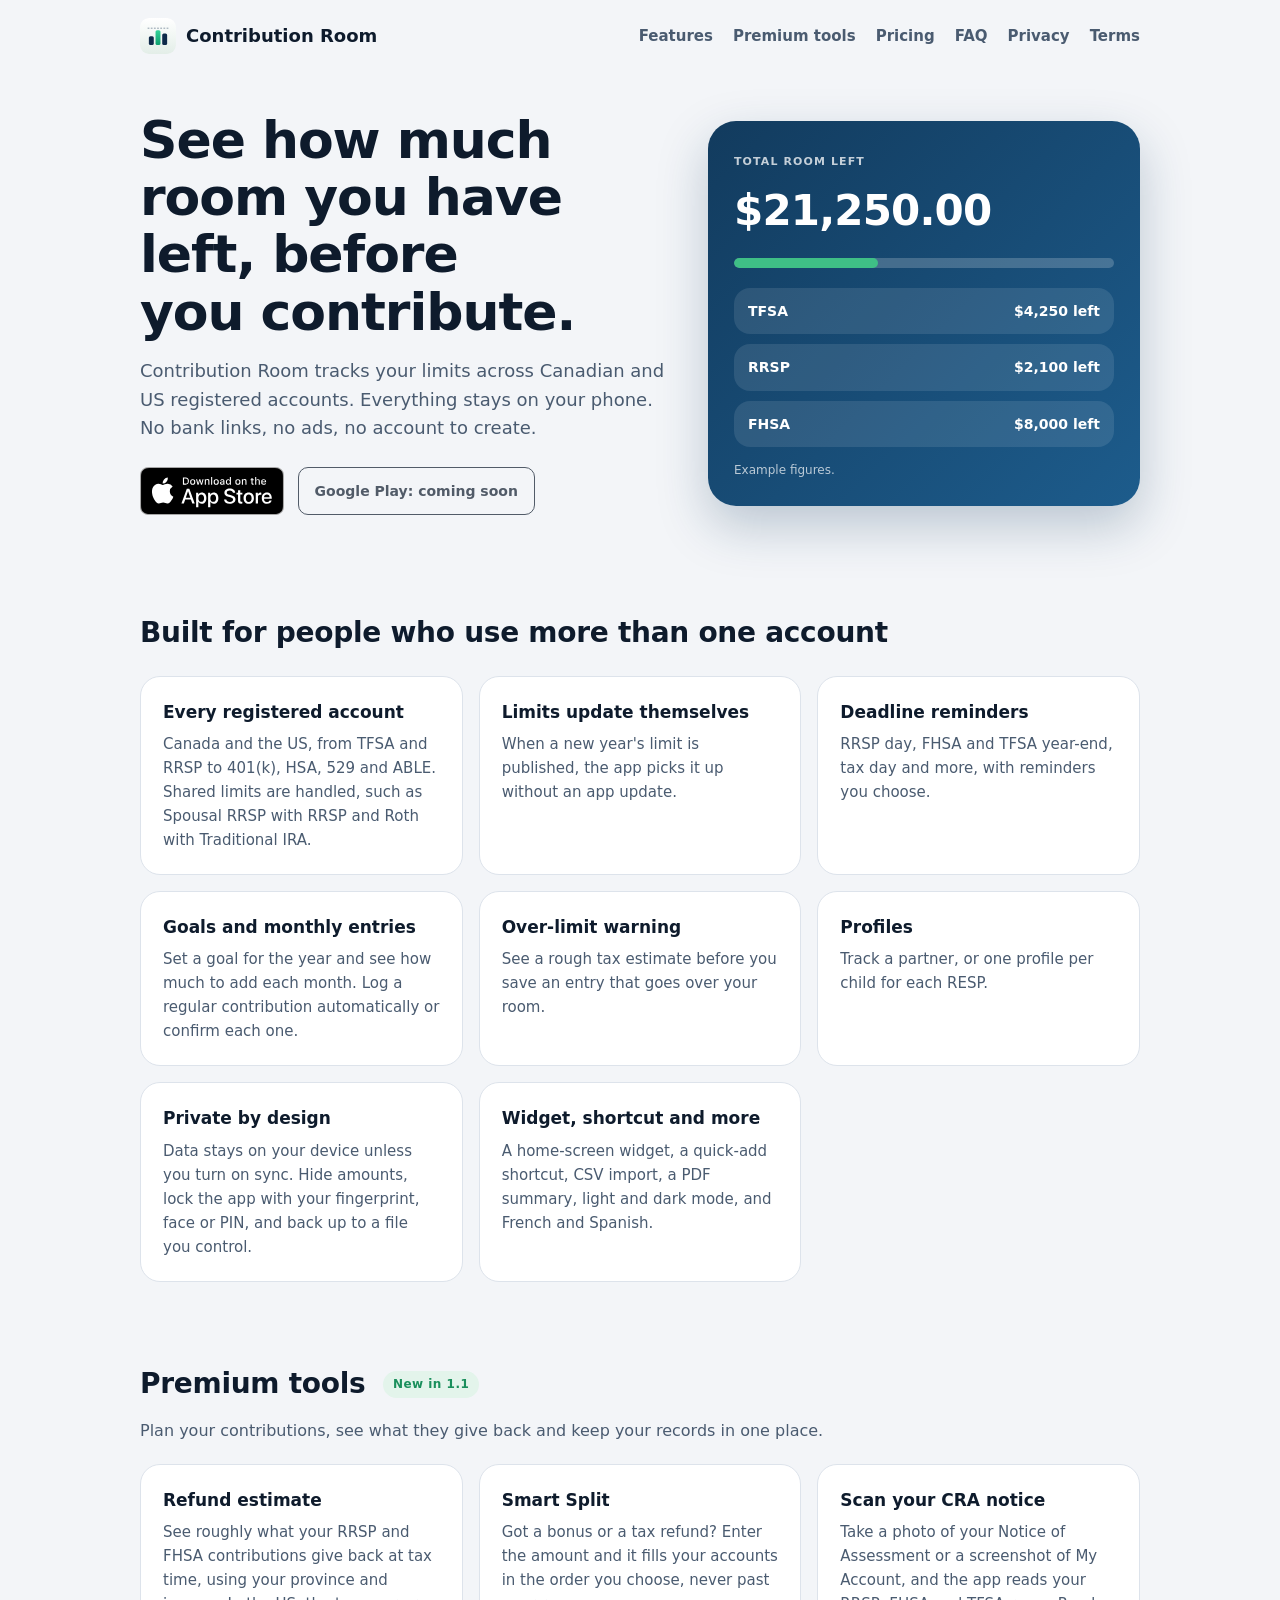
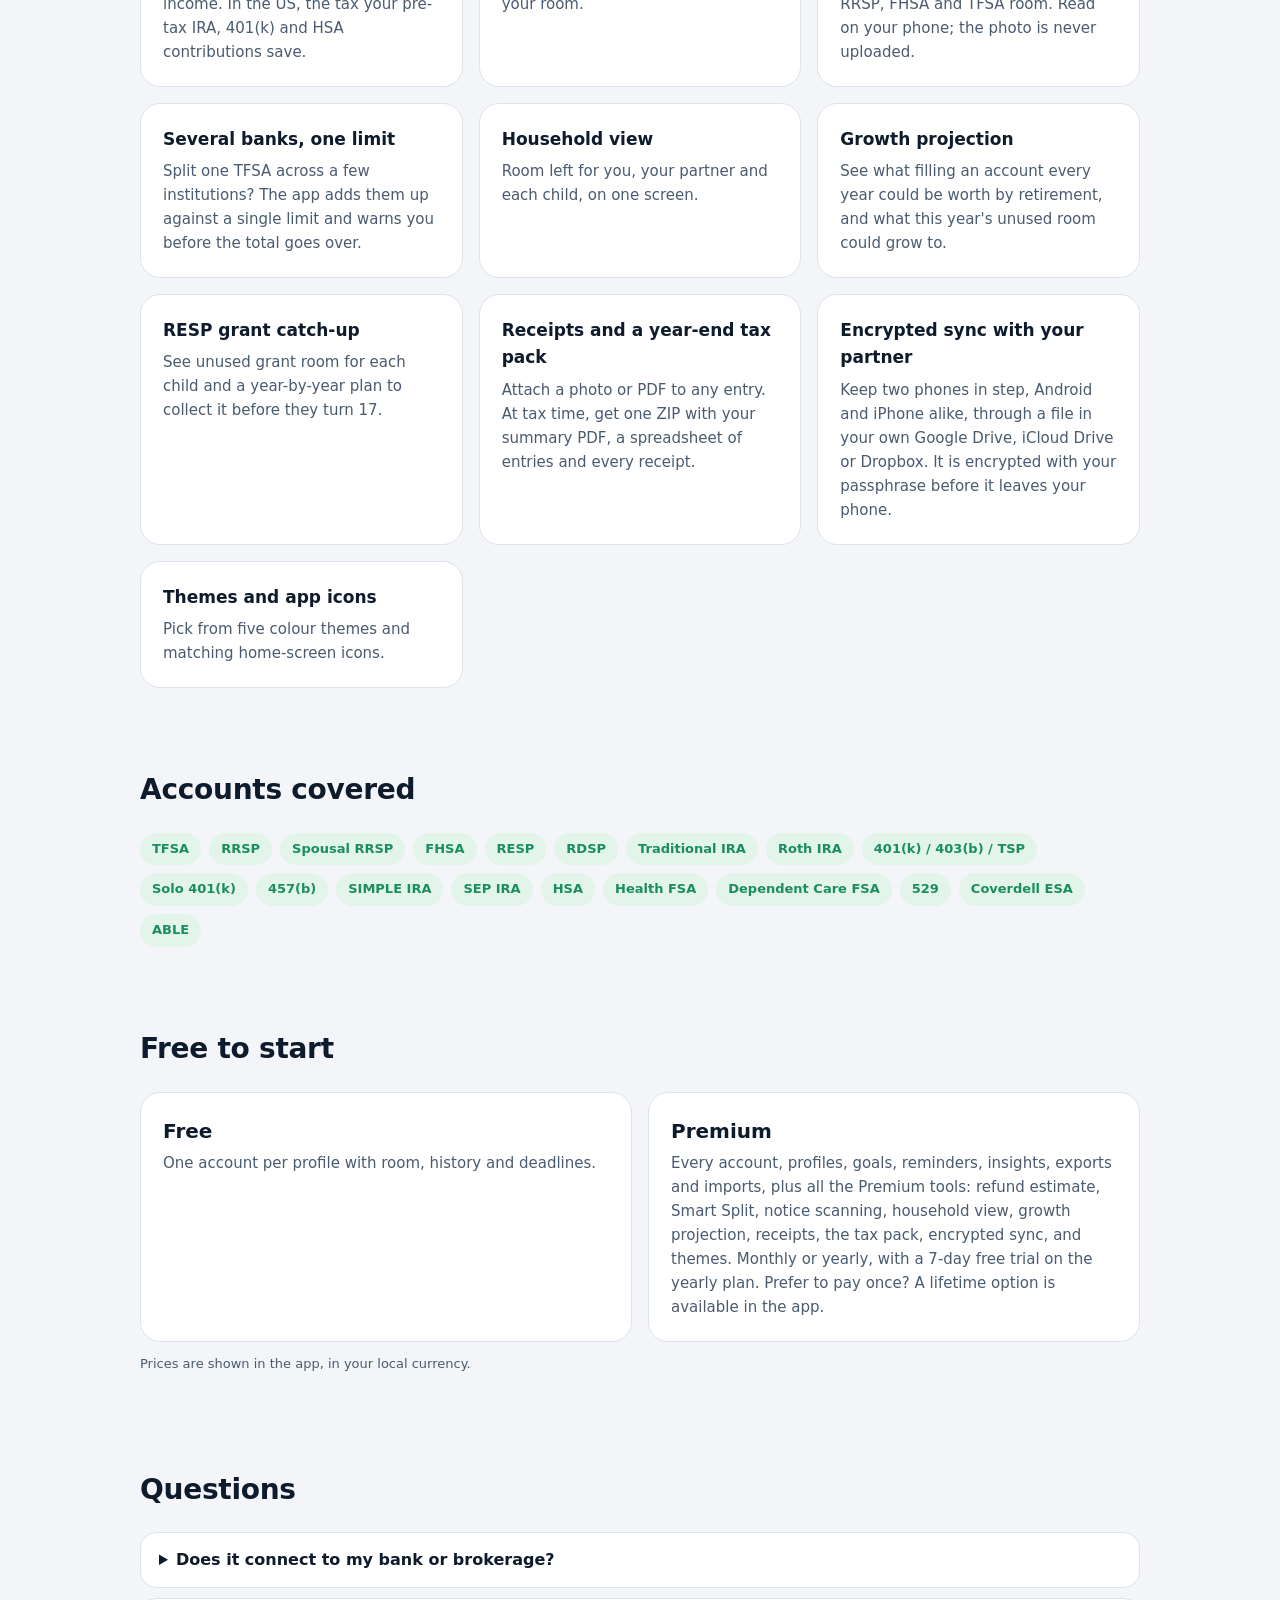
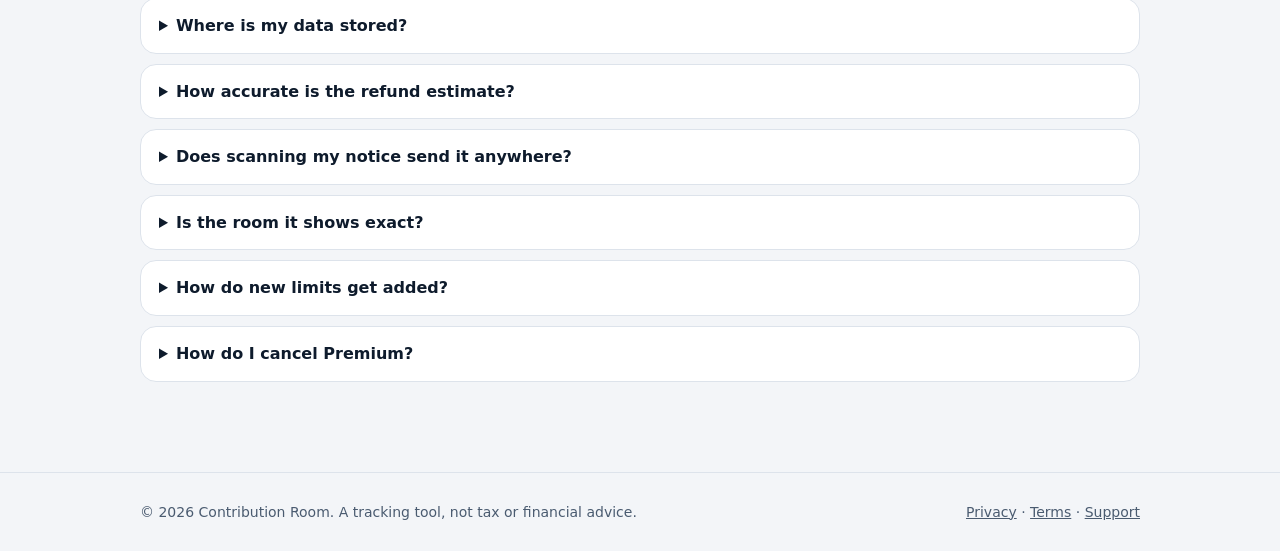
<file: index.html>
<!doctype html>
<html lang="en">
<head>
<meta charset="utf-8">
<meta name="viewport" content="width=device-width,initial-scale=1">
<title>Contribution Room</title>
<meta name="description" content="Track your contribution room for TFSA, RRSP, FHSA, RESP, IRA, 401(k), HSA and more. See your refund, split a lump sum, scan your CRA notice. Private, on your phone, no bank links.">
<link rel="icon" href="favicon.svg" type="image/svg+xml">
<link rel="apple-touch-icon" href="icon-512.png">
<link rel="stylesheet" href="styles.css">
</head>
<body>
<div class="wrap">
<nav><a class="brand" href="index.html"><img src="logo.svg" alt="">Contribution Room</a>
<div class="links"><a href="index.html#features">Features</a><a href="index.html#tools">Premium tools</a><a href="index.html#pricing">Pricing</a><a href="index.html#faq">FAQ</a><a href="privacy.html">Privacy</a><a href="terms.html">Terms</a></div></nav>
</div>
<main>
<div class="wrap hero">
<div>
<h1>See how much room you have left, before you contribute.</h1>
<p class="lead">Contribution Room tracks your limits across Canadian and US registered accounts. Everything stays on your phone. No bank links, no ads, no account to create.</p>
<div style="display:flex;flex-wrap:wrap;gap:14px;align-items:center;justify-content:flex-start;margin-top:18px"><a href="https://apps.apple.com/us/app/contribution-room-tfsa-ira/id6819131319" target="_blank" rel="noopener" style="line-height:0;text-decoration:none"><img src="app-store-badge.svg" alt="Download on the App Store" style="height:48px;width:auto;display:block"></a><span style="display:inline-flex;align-items:center;height:48px;padding:0 16px;border-radius:10px;border:1px solid currentColor;opacity:.7;font-size:14px;font-weight:600">Google Play: coming soon</span></div>
</div>
<div class="demo" aria-label="Example of the app">
<small>Total room left</small><div class="big">$21,250.00</div>
<div class="bar"><b></b></div>
<div class="rows"><div class="row"><span>TFSA</span><span>$4,250 left</span></div><div class="row"><span>RRSP</span><span>$2,100 left</span></div><div class="row"><span>FHSA</span><span>$8,000 left</span></div></div>
<p style="font-size:12px;opacity:.7;margin:14px 0 0">Example figures.</p>
</div>
</div>

<section id="features" class="wrap"><h2>Built for people who use more than one account</h2>
<div class="grid">
<div class="card"><h3>Every registered account</h3><p>Canada and the US, from TFSA and RRSP to 401(k), HSA, 529 and ABLE. Shared limits are handled, such as Spousal RRSP with RRSP and Roth with Traditional IRA.</p></div>
<div class="card"><h3>Limits update themselves</h3><p>When a new year's limit is published, the app picks it up without an app update.</p></div>
<div class="card"><h3>Deadline reminders</h3><p>RRSP day, FHSA and TFSA year-end, tax day and more, with reminders you choose.</p></div>
<div class="card"><h3>Goals and monthly entries</h3><p>Set a goal for the year and see how much to add each month. Log a regular contribution automatically or confirm each one.</p></div>
<div class="card"><h3>Over-limit warning</h3><p>See a rough tax estimate before you save an entry that goes over your room.</p></div>
<div class="card"><h3>Profiles</h3><p>Track a partner, or one profile per child for each RESP.</p></div>
<div class="card"><h3>Private by design</h3><p>Data stays on your device unless you turn on sync. Hide amounts, lock the app with your fingerprint, face or PIN, and back up to a file you control.</p></div>
<div class="card"><h3>Widget, shortcut and more</h3><p>A home-screen widget, a quick-add shortcut, CSV import, a PDF summary, light and dark mode, and French and Spanish.</p></div>
</div></section>

<section id="tools" class="wrap"><h2>Premium tools <span class="tag">New in 1.1</span></h2>
<p class="note">Plan your contributions, see what they give back and keep your records in one place.</p>
<div class="grid">
<div class="card"><h3>Refund estimate</h3><p>See roughly what your RRSP and FHSA contributions give back at tax time, using your province and income. In the US, the tax your pre-tax IRA, 401(k) and HSA contributions save.</p></div>
<div class="card"><h3>Smart Split</h3><p>Got a bonus or a tax refund? Enter the amount and it fills your accounts in the order you choose, never past your room.</p></div>
<div class="card"><h3>Scan your CRA notice</h3><p>Take a photo of your Notice of Assessment or a screenshot of My Account, and the app reads your RRSP, FHSA and TFSA room. Read on your phone; the photo is never uploaded.</p></div>
<div class="card"><h3>Several banks, one limit</h3><p>Split one TFSA across a few institutions? The app adds them up against a single limit and warns you before the total goes over.</p></div>
<div class="card"><h3>Household view</h3><p>Room left for you, your partner and each child, on one screen.</p></div>
<div class="card"><h3>Growth projection</h3><p>See what filling an account every year could be worth by retirement, and what this year's unused room could grow to.</p></div>
<div class="card"><h3>RESP grant catch-up</h3><p>See unused grant room for each child and a year-by-year plan to collect it before they turn 17.</p></div>
<div class="card"><h3>Receipts and a year-end tax pack</h3><p>Attach a photo or PDF to any entry. At tax time, get one ZIP with your summary PDF, a spreadsheet of entries and every receipt.</p></div>
<div class="card"><h3>Encrypted sync with your partner</h3><p>Keep two phones in step, Android and iPhone alike, through a file in your own Google Drive, iCloud Drive or Dropbox. It is encrypted with your passphrase before it leaves your phone.</p></div>
<div class="card"><h3>Themes and app icons</h3><p>Pick from five colour themes and matching home-screen icons.</p></div>
</div></section>

<section class="wrap"><h2>Accounts covered</h2>
<div class="accts"><span>TFSA</span><span>RRSP</span><span>Spousal RRSP</span><span>FHSA</span><span>RESP</span><span>RDSP</span><span>Traditional IRA</span><span>Roth IRA</span><span>401(k) / 403(b) / TSP</span><span>Solo 401(k)</span><span>457(b)</span><span>SIMPLE IRA</span><span>SEP IRA</span><span>HSA</span><span>Health FSA</span><span>Dependent Care FSA</span><span>529</span><span>Coverdell ESA</span><span>ABLE</span></div></section>

<section id="pricing" class="wrap"><h2>Free to start</h2>
<div class="plans">
<div class="card plan"><strong>Free</strong><p>One account per profile with room, history and deadlines.</p></div>
<div class="card plan"><strong>Premium</strong><p>Every account, profiles, goals, reminders, insights, exports and imports, plus all the Premium tools: refund estimate, Smart Split, notice scanning, household view, growth projection, receipts, the tax pack, encrypted sync, and themes. Monthly or yearly, with a 7-day free trial on the yearly plan. Prefer to pay once? A lifetime option is available in the app.</p></div>
</div>
<p class="note">Prices are shown in the app, in your local currency.</p></section>

<section id="faq" class="wrap"><h2>Questions</h2>
<details><summary>Does it connect to my bank or brokerage?</summary><p>No. You enter your contributions yourself, so nothing about your accounts leaves your phone.</p></details>
<details><summary>Where is my data stored?</summary><p>On your device. You can export a backup file and restore it on another phone. If you turn on sync, an encrypted copy is also kept in a file you choose in your own cloud storage (such as Google Drive, iCloud Drive or Dropbox). It is locked with your passphrase, which never leaves your phone, so neither we nor the storage provider can read it. Receipt photos always stay on the phone.</p></details>
<details><summary>How accurate is the refund estimate?</summary><p>It uses the published federal and provincial (or US federal) tax brackets for the year and the income you enter. Credits, surtaxes and benefits can change your actual refund, so treat it as a guide, not tax advice.</p></details>
<details><summary>Does scanning my notice send it anywhere?</summary><p>No. The text is read on your phone, and the photo is not uploaded or saved. Check the figures it finds before you use them.</p></details>
<details><summary>Is the room it shows exact?</summary><p>For accounts where the government publishes your personal room (such as TFSA, RRSP and FHSA in Canada), enter that figure once and the app carries it forward. Otherwise it shows an estimate from the annual limit and your entries. It is a tracking tool, not tax advice, so confirm with the CRA or the IRS.</p></details>
<details><summary>How do new limits get added?</summary><p>The app reads a small public file of limits, tax brackets and deadlines from this site. When the government publishes new figures, that file is updated and the app uses them without a new release.</p></details>
<details><summary>How do I cancel Premium?</summary><p>In Google Play or your Apple ID subscription settings. The app has a Manage subscription button.</p></details>
</section>
</main>
<footer><div class="wrap"><div>© <span id="y">2026</span> Contribution Room. A tracking tool, not tax or financial advice.</div><div><a href="privacy.html">Privacy</a> · <a href="terms.html">Terms</a> · <a href="mailto:contributionroom@wealthboardapp.com">Support</a></div></div></footer>
<script>document.getElementById('y').textContent=new Date().getFullYear()</script>
</body></html>
</file>
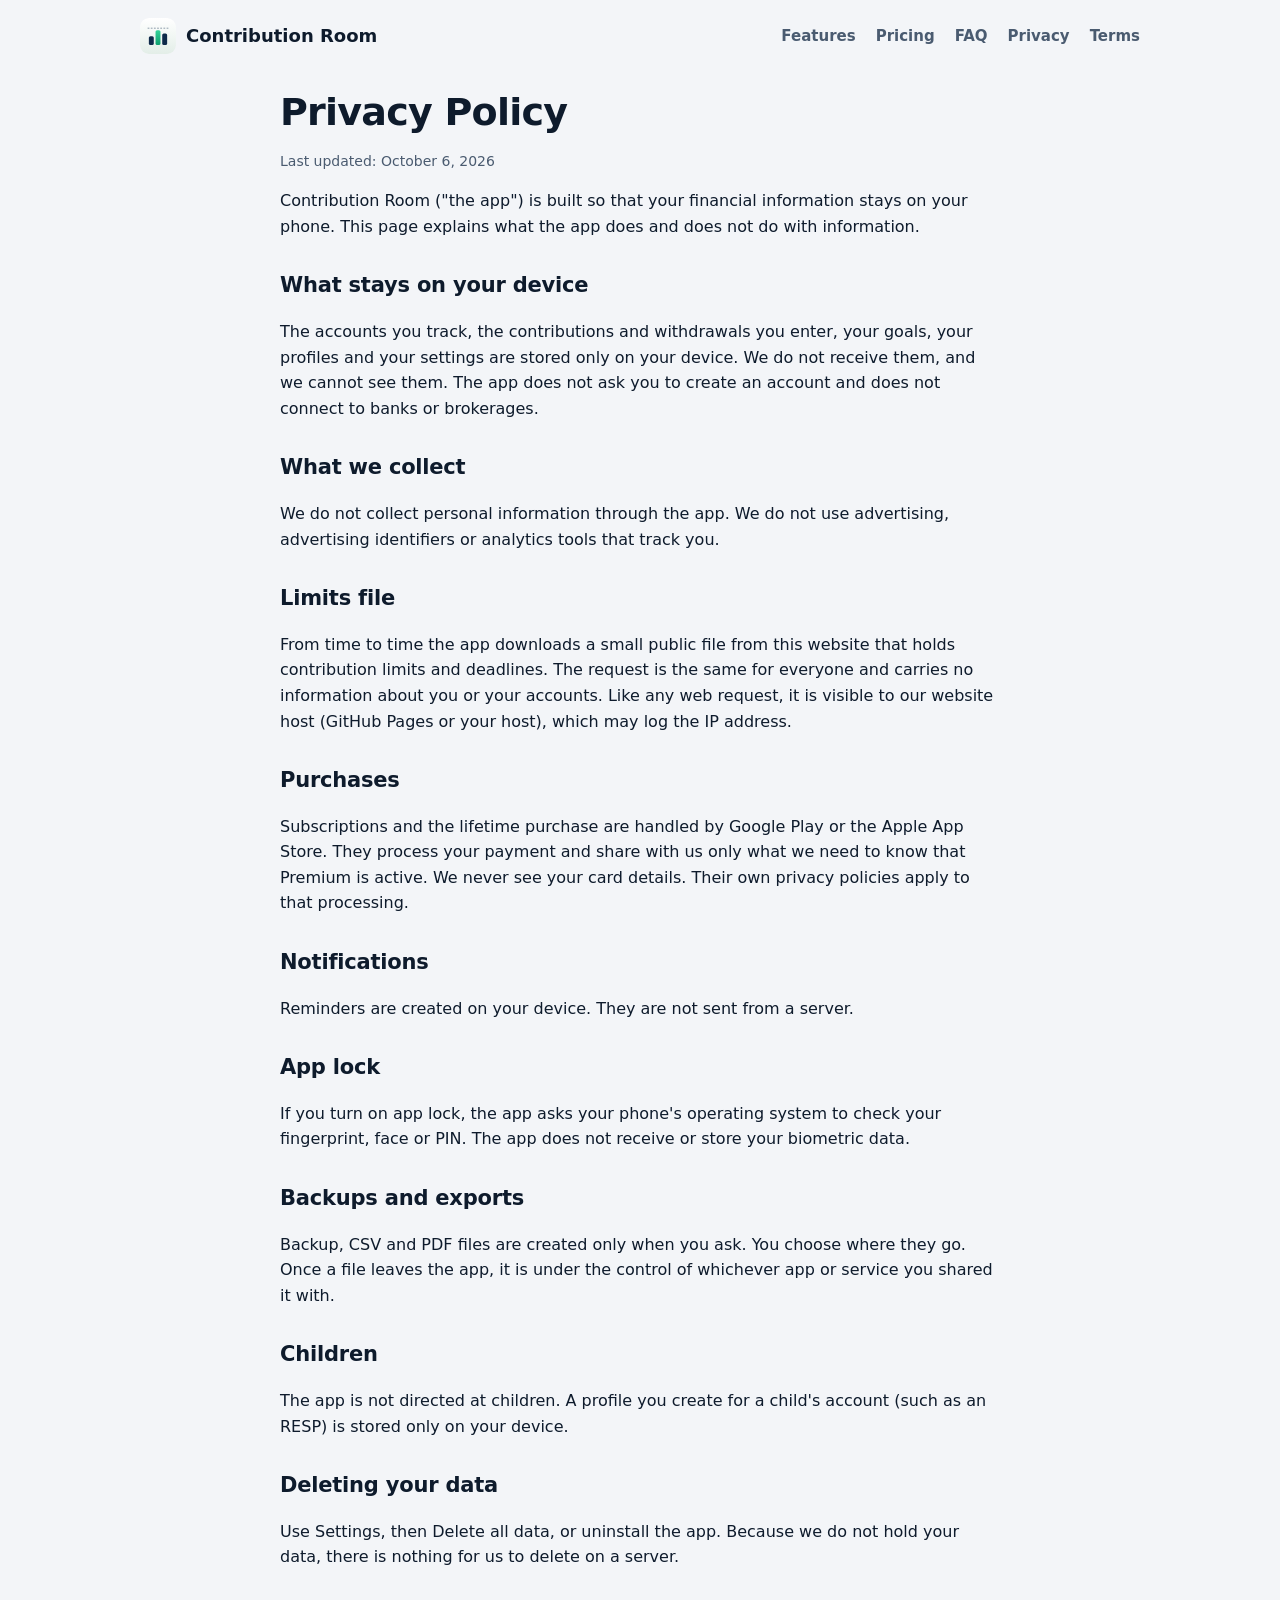
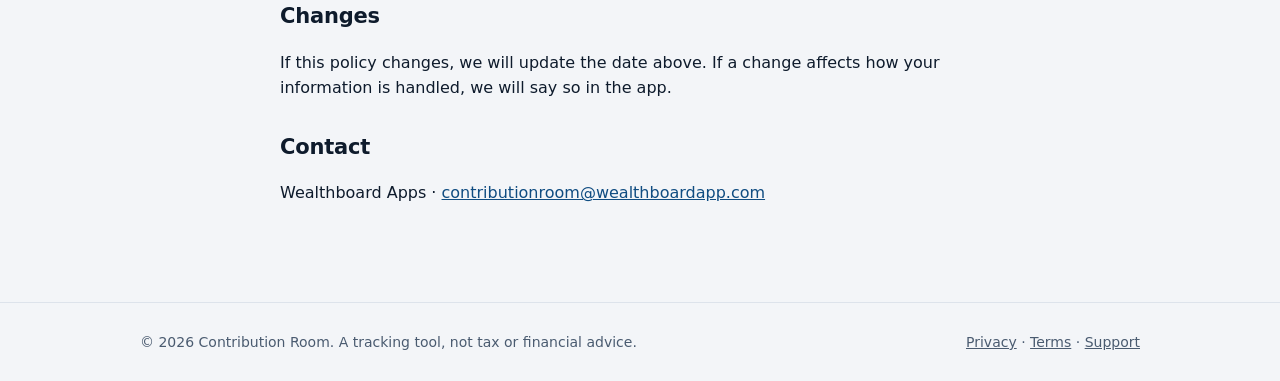
<file: privacy.html>
<!doctype html>
<html lang="en">
<head>
<meta charset="utf-8">
<meta name="viewport" content="width=device-width,initial-scale=1">
<title>Privacy Policy</title>
<meta name="description" content="How Contribution Room handles your information.">
<link rel="icon" href="favicon.svg" type="image/svg+xml">
<link rel="apple-touch-icon" href="icon-512.png">
<link rel="stylesheet" href="styles.css">
</head>
<body>
<div class="wrap">
<nav><a class="brand" href="index.html"><img src="logo.svg" alt="">Contribution Room</a>
<div class="links"><a href="index.html#features">Features</a><a href="index.html#pricing">Pricing</a><a href="index.html#faq">FAQ</a><a href="privacy.html">Privacy</a><a href="terms.html">Terms</a></div></nav>
</div>
<main class="wrap doc">
<h1>Privacy Policy</h1>
<p class="meta">Last updated: October 6, 2026</p>
<p>Contribution Room ("the app") is built so that your financial information stays on your phone. This page explains what the app does and does not do with information.</p>

<h2>What stays on your device</h2>
<p>The accounts you track, the contributions and withdrawals you enter, your goals, your profiles and your settings are stored only on your device. We do not receive them, and we cannot see them. The app does not ask you to create an account and does not connect to banks or brokerages.</p>

<h2>What we collect</h2>
<p>We do not collect personal information through the app. We do not use advertising, advertising identifiers or analytics tools that track you.</p>

<h2>Limits file</h2>
<p>From time to time the app downloads a small public file from this website that holds contribution limits and deadlines. The request is the same for everyone and carries no information about you or your accounts. Like any web request, it is visible to our website host (GitHub Pages or your host), which may log the IP address.</p>

<h2>Purchases</h2>
<p>Subscriptions and the lifetime purchase are handled by Google Play or the Apple App Store. They process your payment and share with us only what we need to know that Premium is active. We never see your card details. Their own privacy policies apply to that processing.</p>

<h2>Notifications</h2>
<p>Reminders are created on your device. They are not sent from a server.</p>

<h2>App lock</h2>
<p>If you turn on app lock, the app asks your phone's operating system to check your fingerprint, face or PIN. The app does not receive or store your biometric data.</p>

<h2>Backups and exports</h2>
<p>Backup, CSV and PDF files are created only when you ask. You choose where they go. Once a file leaves the app, it is under the control of whichever app or service you shared it with.</p>

<h2>Children</h2>
<p>The app is not directed at children. A profile you create for a child's account (such as an RESP) is stored only on your device.</p>

<h2>Deleting your data</h2>
<p>Use Settings, then Delete all data, or uninstall the app. Because we do not hold your data, there is nothing for us to delete on a server.</p>

<h2>Changes</h2>
<p>If this policy changes, we will update the date above. If a change affects how your information is handled, we will say so in the app.</p>

<h2>Contact</h2>
<p>Wealthboard Apps · <a href="mailto:contributionroom@wealthboardapp.com">contributionroom@wealthboardapp.com</a></p>
</main>
<footer><div class="wrap"><div>© <span id="y">2026</span> Contribution Room. A tracking tool, not tax or financial advice.</div><div><a href="privacy.html">Privacy</a> · <a href="terms.html">Terms</a> · <a href="mailto:contributionroom@wealthboardapp.com">Support</a></div></div></footer>
<script>document.getElementById('y').textContent=new Date().getFullYear()</script>
</body></html>
</file>
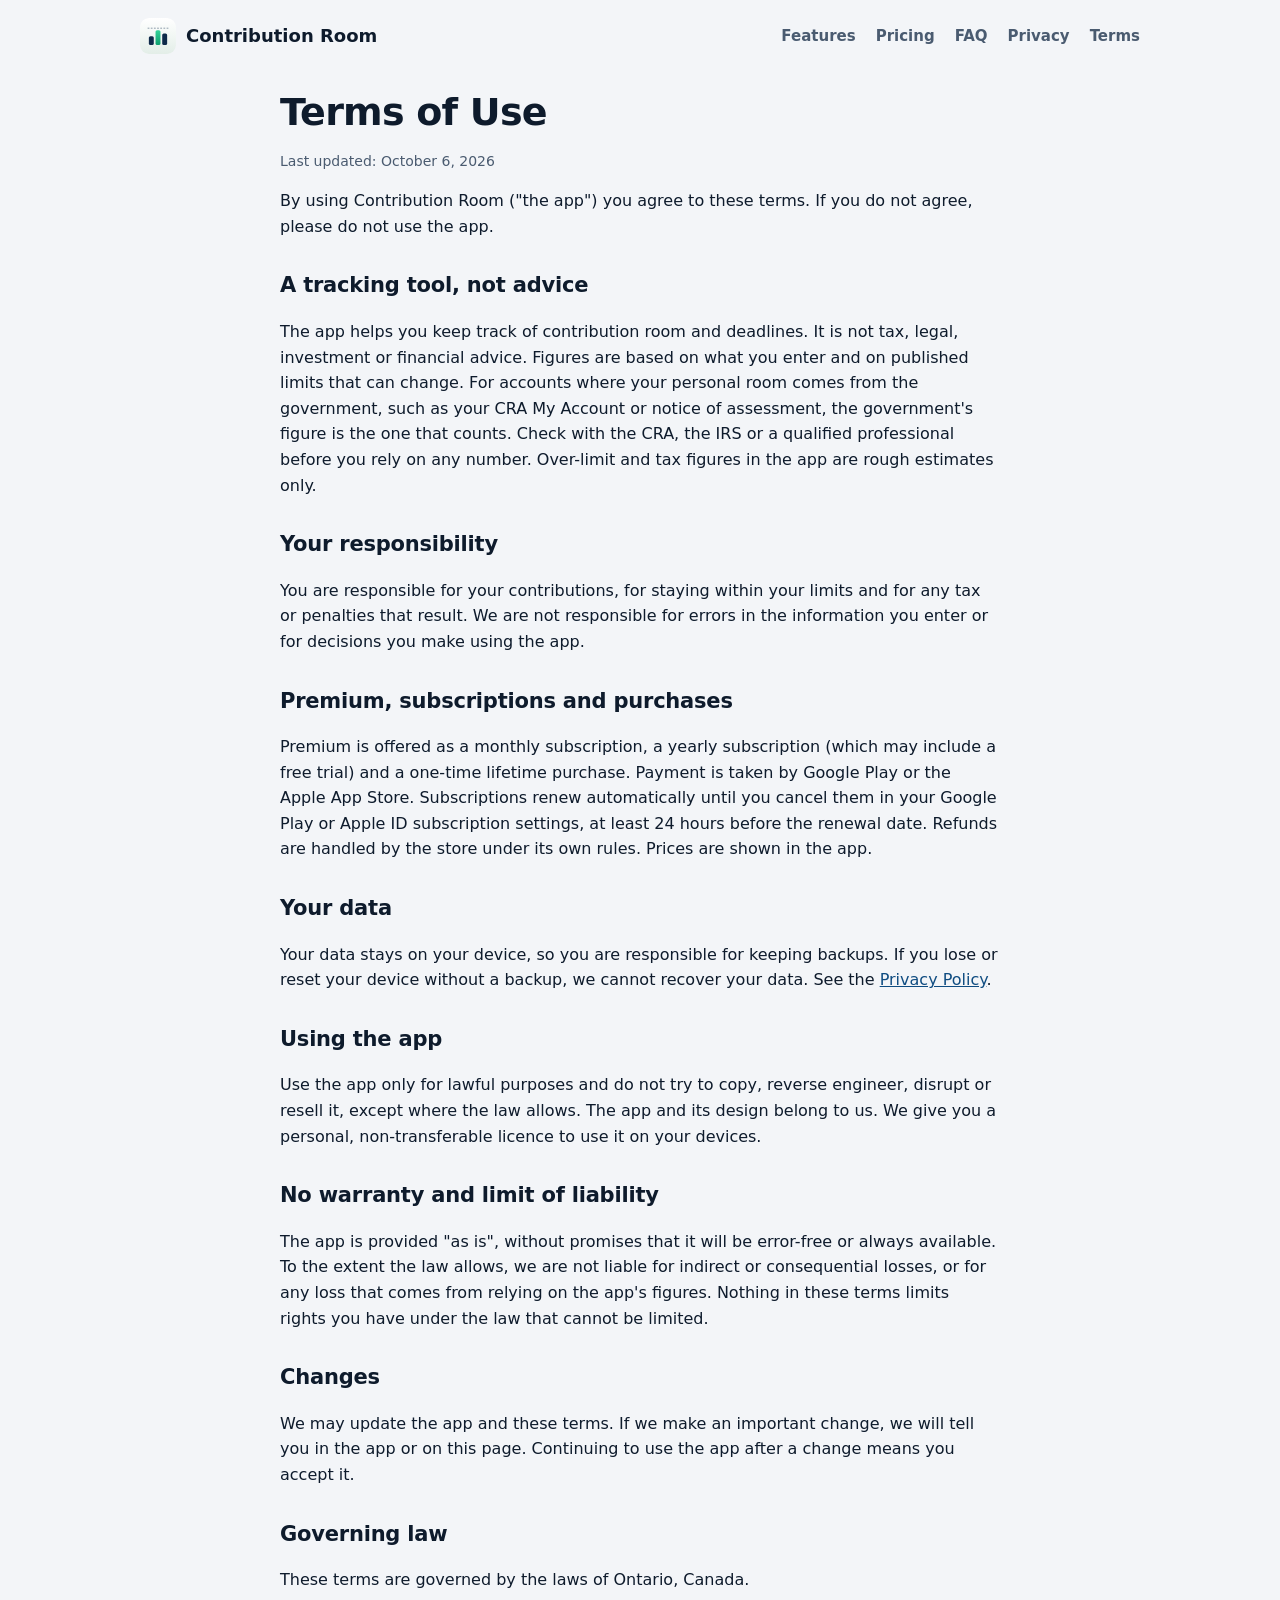
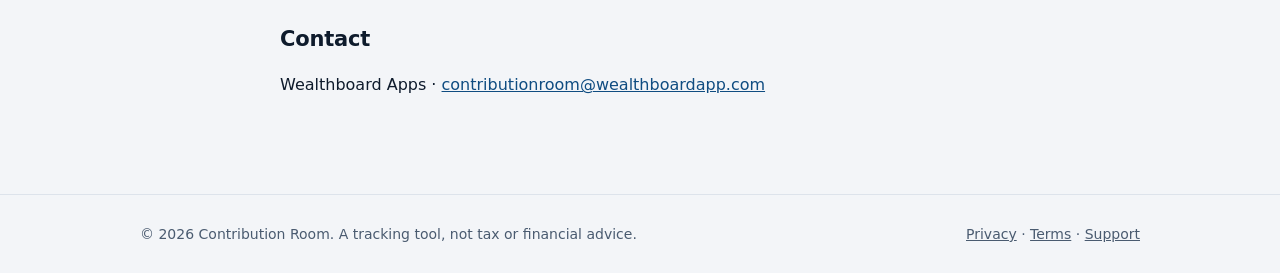
<file: terms.html>
<!doctype html>
<html lang="en">
<head>
<meta charset="utf-8">
<meta name="viewport" content="width=device-width,initial-scale=1">
<title>Terms of Use</title>
<meta name="description" content="The terms for using Contribution Room.">
<link rel="icon" href="favicon.svg" type="image/svg+xml">
<link rel="apple-touch-icon" href="icon-512.png">
<link rel="stylesheet" href="styles.css">
</head>
<body>
<div class="wrap">
<nav><a class="brand" href="index.html"><img src="logo.svg" alt="">Contribution Room</a>
<div class="links"><a href="index.html#features">Features</a><a href="index.html#pricing">Pricing</a><a href="index.html#faq">FAQ</a><a href="privacy.html">Privacy</a><a href="terms.html">Terms</a></div></nav>
</div>
<main class="wrap doc">
<h1>Terms of Use</h1>
<p class="meta">Last updated: October 6, 2026</p>
<p>By using Contribution Room ("the app") you agree to these terms. If you do not agree, please do not use the app.</p>

<h2>A tracking tool, not advice</h2>
<p>The app helps you keep track of contribution room and deadlines. It is not tax, legal, investment or financial advice. Figures are based on what you enter and on published limits that can change. For accounts where your personal room comes from the government, such as your CRA My Account or notice of assessment, the government's figure is the one that counts. Check with the CRA, the IRS or a qualified professional before you rely on any number. Over-limit and tax figures in the app are rough estimates only.</p>

<h2>Your responsibility</h2>
<p>You are responsible for your contributions, for staying within your limits and for any tax or penalties that result. We are not responsible for errors in the information you enter or for decisions you make using the app.</p>

<h2>Premium, subscriptions and purchases</h2>
<p>Premium is offered as a monthly subscription, a yearly subscription (which may include a free trial) and a one-time lifetime purchase. Payment is taken by Google Play or the Apple App Store. Subscriptions renew automatically until you cancel them in your Google Play or Apple ID subscription settings, at least 24 hours before the renewal date. Refunds are handled by the store under its own rules. Prices are shown in the app.</p>

<h2>Your data</h2>
<p>Your data stays on your device, so you are responsible for keeping backups. If you lose or reset your device without a backup, we cannot recover your data. See the <a href="privacy.html">Privacy Policy</a>.</p>

<h2>Using the app</h2>
<p>Use the app only for lawful purposes and do not try to copy, reverse engineer, disrupt or resell it, except where the law allows. The app and its design belong to us. We give you a personal, non-transferable licence to use it on your devices.</p>

<h2>No warranty and limit of liability</h2>
<p>The app is provided "as is", without promises that it will be error-free or always available. To the extent the law allows, we are not liable for indirect or consequential losses, or for any loss that comes from relying on the app's figures. Nothing in these terms limits rights you have under the law that cannot be limited.</p>

<h2>Changes</h2>
<p>We may update the app and these terms. If we make an important change, we will tell you in the app or on this page. Continuing to use the app after a change means you accept it.</p>

<h2>Governing law</h2>
<p>These terms are governed by the laws of Ontario, Canada.</p>

<h2>Contact</h2>
<p>Wealthboard Apps · <a href="mailto:contributionroom@wealthboardapp.com">contributionroom@wealthboardapp.com</a></p>
</main>
<footer><div class="wrap"><div>© <span id="y">2026</span> Contribution Room. A tracking tool, not tax or financial advice.</div><div><a href="privacy.html">Privacy</a> · <a href="terms.html">Terms</a> · <a href="mailto:contributionroom@wealthboardapp.com">Support</a></div></div></footer>
<script>document.getElementById('y').textContent=new Date().getFullYear()</script>
</body></html>
</file>
<file: styles.css>
:root{--bg:#F3F5F8;--card:#fff;--ink:#0E1B2C;--muted:#4A5B70;--line:#DDE3EB;--navy:#123B5E;--navy2:#1D5C8C;--green:#1A8F5C;--mint:#E3F4EB;--link:#0F4C81}
@media(prefers-color-scheme:dark){:root{--bg:#0E141B;--card:#18212B;--ink:#EAF0F7;--muted:#9AA9BA;--line:#263240;--mint:#12362A;--link:#8CC4F2;--green:#3FBF86}}
*{box-sizing:border-box}
body{margin:0;background:var(--bg);color:var(--ink);font:16px/1.6 system-ui,-apple-system,"Segoe UI",Roboto,sans-serif}
a{color:var(--link)}
.wrap{max-width:1040px;margin:0 auto;padding-inline:20px}
nav{display:flex;align-items:center;justify-content:space-between;gap:16px;padding-block:18px;flex-wrap:wrap}
nav .brand{display:flex;align-items:center;gap:10px;font-weight:800;color:var(--ink);text-decoration:none;font-size:18px}
nav .brand img{width:36px;height:36px;border-radius:9px}
nav .links{display:flex;gap:20px;flex-wrap:wrap}
nav .links a{color:var(--muted);text-decoration:none;font-weight:600;font-size:15px}
nav .links a:hover{color:var(--ink)}
.hero{display:grid;grid-template-columns:1.1fr .9fr;gap:40px;align-items:center;padding-block:40px 56px}
h1{font-size:clamp(32px,5vw,52px);line-height:1.1;letter-spacing:-.02em;margin:0 0 16px;text-wrap:balance}
.lead{font-size:18px;color:var(--muted);max-width:52ch;margin:0 0 24px}
.cta{display:flex;gap:12px;flex-wrap:wrap}
.btn{display:inline-block;background:var(--navy);color:#fff;text-decoration:none;font-weight:700;padding:13px 22px;border-radius:14px}
.btn.alt{background:var(--card);color:var(--ink);border:1px solid var(--line)}
.btn[aria-disabled=true]{opacity:.65;pointer-events:none}
.note{font-size:13px;color:var(--muted);margin-top:12px}
.demo{background:linear-gradient(135deg,var(--navy),var(--navy2));border-radius:28px;padding:26px;color:#fff;box-shadow:0 20px 50px rgba(18,59,94,.25)}
.demo small{letter-spacing:.1em;text-transform:uppercase;font-size:11px;opacity:.75;font-weight:700}
.demo .big{font-size:42px;font-weight:800;letter-spacing:-.02em;margin:4px 0 14px}
.bar{height:10px;border-radius:99px;background:rgba(255,255,255,.2);overflow:hidden}.bar b{display:block;height:100%;width:38%;background:#3FBF86;border-radius:99px}
.rows{display:grid;gap:10px;margin-top:20px}
.row{background:rgba(255,255,255,.1);border-radius:16px;padding:12px 14px;display:flex;justify-content:space-between;font-weight:600;font-size:14px}
section{padding-block:40px}
h2{font-size:28px;letter-spacing:-.01em;margin:0 0 20px;text-wrap:balance}
.grid{display:grid;grid-template-columns:repeat(auto-fit,minmax(240px,1fr));gap:16px}
.card{background:var(--card);border:1px solid var(--line);border-radius:20px;padding:22px}
.card h3{margin:0 0 6px;font-size:17px}.card p{margin:0;color:var(--muted);font-size:15px}
h2 .tag{display:inline-block;vertical-align:middle;margin-left:8px;background:var(--mint);color:var(--green);font-size:12px;font-weight:800;letter-spacing:.04em;padding:4px 10px;border-radius:99px}
#tools > .note{margin:-8px 0 20px;font-size:16px}
.accts{display:flex;flex-wrap:wrap;gap:8px}.accts span{background:var(--mint);color:var(--green);font-weight:700;font-size:13px;padding:6px 12px;border-radius:99px}
.plans{display:grid;grid-template-columns:repeat(auto-fit,minmax(240px,1fr));gap:16px}
.plan strong{display:block;font-size:20px;margin-bottom:4px}
details{background:var(--card);border:1px solid var(--line);border-radius:16px;padding:14px 18px;margin-bottom:10px}
summary{font-weight:700;cursor:pointer}details p{color:var(--muted);margin:10px 0 0}
footer{border-top:1px solid var(--line);margin-top:40px;padding-block:28px;color:var(--muted);font-size:14px}
footer .wrap{display:flex;gap:16px 28px;flex-wrap:wrap;justify-content:space-between}
footer a{color:var(--muted)}
.doc{max-width:760px;padding-block:20px 40px}
.doc h1{font-size:clamp(28px,4vw,38px)}.doc h2{font-size:21px;margin:30px 0 8px}.doc p,.doc li{color:var(--ink)}
.doc .meta{color:var(--muted);font-size:14px}
.todo{background:#FFF1D6;color:#6B4300;border-radius:8px;padding:1px 6px;font-weight:600}
@media(prefers-color-scheme:dark){.todo{background:#3A2E10;color:#F2C46B}}
@media(max-width:800px){.hero{grid-template-columns:1fr;padding-block:20px 40px}}
:focus-visible{outline:3px solid #3FBF86;outline-offset:2px}
</file>
